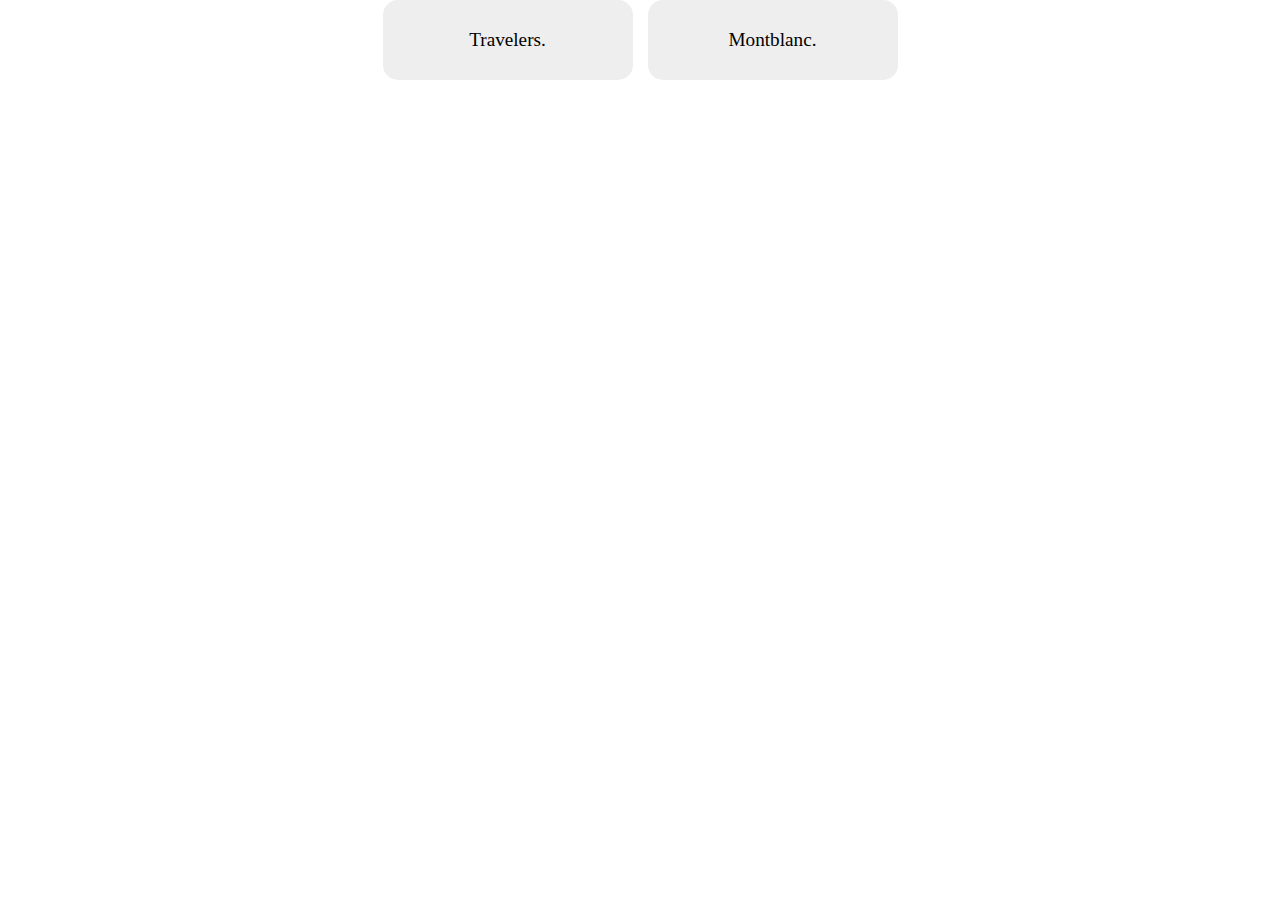
<file: index.html>
<!DOCTYPE html>
<html lang="en">
    <head>
        <meta charset="UTF-8">
        <meta http-equiv="X-UA-Compatible" content="IE=edge">
        <meta name="viewport" content="width=device-width, initial-scale=1.0">
        <title>Liste des sites</title>
        <link rel="stylesheet" href="style.css">
        <script src="app.js" defer></script>
    </head>
    <body>
        <div id="app">

        </div>
        <!--<a href="apps/travelers/index.html">Travelers</a>-->
    </body>
</html>
</file>
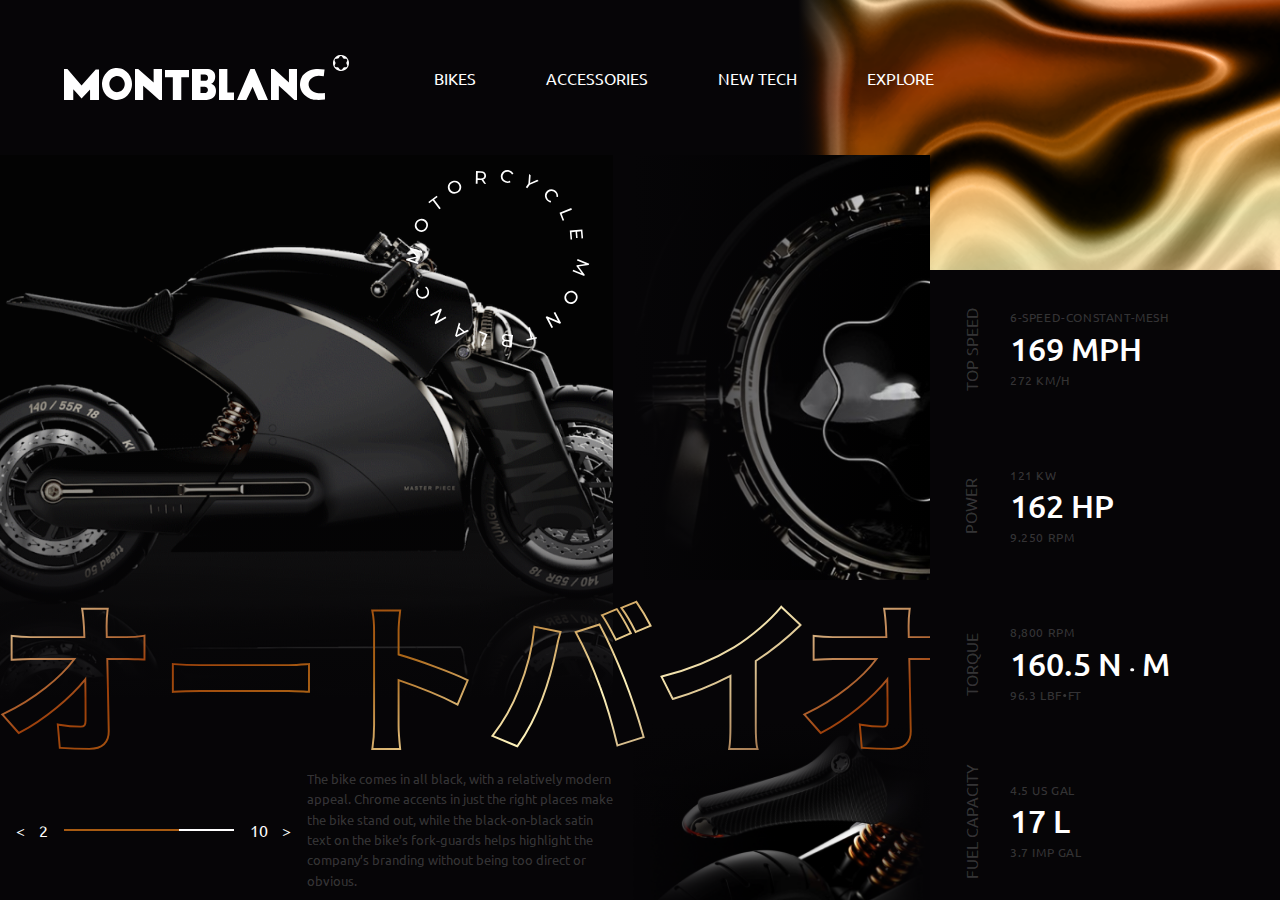
<file: apps/montblanc/index.html>
<!DOCTYPE html>
<html lang="en">
<head>
    <meta charset="UTF-8">
    <meta http-equiv="X-UA-Compatible" content="IE=edge">
    <meta name="viewport" content="width=device-width, initial-scale=1.0">
    <link rel="stylesheet" href="resources/css/style.css">
    <link rel="shortcut icon" href="resources/images/favicon.svg" type="image/x-icon">
    <title>SpeedCoding Integration Montblanc</title>
</head>
<body>
    <div id="app">
        <main>
            <nav>
                <a href="#" class="logo">
                    <img src="resources/images/logo.svg" alt="Logo du site">
                </a>
                <ul>
                    <li><a href="#">Bikes</a></li>
                    <li><a href="#">Accessories</a></li>
                    <li><a href="#">New tech</a></li>
                    <li><a href="#">explore</a></li>
                </ul>
            </nav>
            <section class="sidebar">
                <ul>
                    <li tabindex="0">
                        <div class="left">
                            <span>
                                top speed
                            </span>
                        </div>
                        <div class="right">
                            <span>6-speed-constant-mesh</span>
                            <h1>169 mph</h1>
                            <span>272 km/h</span>
                        </div>
                    </li>
                    <li tabindex="0">
                        <div class="left">
                            <span>
                                power
                            </span>
                        </div>
                        <div class="right">
                            <span>121 kw</span>
                            <h1>162 hp</h1>
                            <span>9.250 rpm</span>
                        </div>
                    </li>
                    <li tabindex="0">
                        <div class="left">
                            <span>
                                torque
                            </span>
                        </div>
                        <div class="right">
                            <span>8,800 rpm</span>
                            <h1>160.5 n <span class="dot"></span> m</h1>
                            <span>96.3 lbf<span class="dot"></span>ft</span>
                        </div>
                    </li>
                    <li tabindex="0">
                        <div class="left">
                            <span>
                                fuel capacity
                            </span>
                        </div>
                        <div class="right">
                            <span>4.5 us gal</span>
                            <h1>17 l</h1>
                            <span>3.7 imp gal</span>
                        </div>
                    </li>
                </ul>
            </section>
            <div class="decoration">
                <img src="resources/images/waves.png" alt="décoration vagues dorée">
            </div>
            <section class="content">
                <div class="infos">
                    <div class="slide">
                        <div class="left">
                            <span tabindex="0"><</span>
                            2
                        </div>
                        <div class="bar"></div>
                        <div class="right">
                            10
                            <span tabindex="0">></span>
                        </div>
                    </div>
                    <div class="text">
                        The bike comes in all black, with a relatively modern appeal. Chrome accents in just the right places make the bike stand out, while the black-on-black satin text on the bike’s fork-guards helps highlight the company’s branding without being too direct or obvious.
                    </div>
                </div>
                <div class="selle">
                    <img src="resources/images/selle.png" alt="">
                </div>
                <div class="roue">
                    <img src="resources/images/roues.png" alt="">
                </div>
                <div class="moto">
                    <img src="resources/images/moto.png" alt="">
                </div>
                <div class="japanese"></div>
                <div class="circle">
                    <svg width="184" height="178" viewBox="0 0 184 178" fill="none" xmlns="http://www.w3.org/2000/svg">
                        <path d="M166.534 101.314L178.2 106.075L178.76 104.709L172.531 96.5541L182.719 95.0489L183.279 93.6831L171.62 88.9052L170.964 90.5041L179.409 93.9647L170.653 95.2982L170.339 96.0643L175.691 103.179L167.19 99.7147L166.534 101.314Z" fill="white"/>
                        <path d="M160.285 122.994C157.694 125.821 157.79 129.766 160.524 132.271C163.258 134.776 167.196 134.528 169.787 131.701C172.401 128.848 172.292 124.891 169.572 122.398C166.851 119.905 162.899 120.141 160.285 122.994ZM161.466 124.076C163.375 121.993 166.299 121.84 168.356 123.725C170.413 125.61 170.515 128.535 168.605 130.619C166.721 132.676 163.797 132.829 161.74 130.944C159.683 129.059 159.581 126.133 161.466 124.076Z" fill="white"/>
                        <path d="M147.077 157.237L142.722 148.911L153.776 153.733L155.084 153.049L149.244 141.884L147.649 142.718L152.004 151.044L140.95 146.222L139.642 146.906L145.482 158.071L147.077 157.237Z" fill="white"/>
                        <path d="M124.019 157.197L122.276 157.571L124.591 168.359L120.368 169.266L120.696 170.797L130.886 168.61L130.558 167.079L126.334 167.985L124.019 157.197Z" fill="white"/>
                        <path d="M97.865 170.343C96.8228 170.704 96.0088 171.564 95.8405 172.922C95.5903 174.94 97.0474 176.354 99.9234 176.711L105.533 177.406L107.082 164.901L101.116 164.162C97.9542 163.77 96.1759 164.801 95.9102 166.945C95.7043 168.606 96.5025 169.775 97.865 170.343ZM100.264 175.284C98.4415 175.058 97.4895 174.251 97.6534 172.929C97.8172 171.607 98.9374 171.056 100.759 171.282L104.421 171.736L103.926 175.737L100.264 175.284ZM101.008 165.618L105.117 166.127L104.601 170.289L100.492 169.78C98.5094 169.534 97.5173 168.758 97.6967 167.311C97.876 165.864 99.0253 165.372 101.008 165.618Z" fill="white"/>
                        <path d="M81.6043 164.363L73.6385 161.064L73.0393 162.511L79.342 165.121L75.1198 175.315L76.7828 176.004L81.6043 164.363Z" fill="white"/>
                        <path d="M54.2994 153.733L52.8561 152.513L49.093 165.831L50.4539 166.981L62.9459 161.043L61.53 159.846L58.4379 161.356L53.3243 157.034L54.2994 153.733ZM57.0272 162.049L50.9656 165.01L52.8758 158.54L57.0272 162.049Z" fill="white"/>
                        <path d="M24.9755 146.352L33.1349 141.693L28.7244 152.917L29.4563 154.199L40.398 147.951L39.5054 146.387L31.346 151.047L35.7566 139.822L35.0246 138.541L24.0829 144.789L24.9755 146.352Z" fill="white"/>
                        <path d="M22.9125 120.713C22.5081 118.793 21.4901 117.278 19.9845 116.418L19.116 117.797C20.3203 118.536 21.0407 119.599 21.3263 120.955C21.9124 123.738 20.3384 126.222 17.6083 126.797C14.8782 127.371 12.4363 125.734 11.8502 122.951C11.5645 121.594 11.7777 120.335 12.5813 119.173L11.2306 118.262C10.1998 119.656 9.89676 121.449 10.2974 123.351C11.0875 127.103 14.3332 129.326 17.9793 128.558C21.6253 127.79 23.6989 124.447 22.9125 120.713Z" fill="white"/>
                        <path d="M16.0906 81.2537L4.08589 77.4266L3.63557 78.8322L10.4877 86.471L0.450327 88.7745L0 90.1801L11.9992 94.0243L12.5265 92.3787L3.83557 89.5944L12.4588 87.5751L12.7114 86.7865L6.81562 80.1157L15.5634 82.8993L16.0906 81.2537Z" fill="white"/>
                        <path d="M20.5093 59.2695C22.8652 56.2447 22.4543 52.3198 19.5289 50.0413C16.6036 47.7628 12.6975 48.3253 10.3415 51.35C7.96348 54.4032 8.3886 58.3392 11.2998 60.6066C14.2109 62.8741 18.1312 62.3226 20.5093 59.2695ZM19.2454 58.2851C17.5089 60.5146 14.6069 60.901 12.4058 59.1866C10.2047 57.4721 9.86887 54.5639 11.6054 52.3344C13.3198 50.1333 16.2217 49.7469 18.4228 51.4614C20.624 53.1758 20.9598 56.084 19.2454 58.2851Z" fill="white"/>
                        <path d="M33.3391 39.3718L34.7647 38.3026L28.1443 29.4754L31.6004 26.8834L30.6608 25.6306L22.3231 31.8837L23.2627 33.1365L26.7187 30.5446L33.3391 39.3718Z" fill="white"/>
                        <path d="M50.4224 23.3747C54.095 22.2741 56.0339 18.8369 54.9695 15.2849C53.9051 11.733 50.3954 9.92851 46.7228 11.0291C43.0157 12.14 41.0819 15.5945 42.1411 19.1292C43.2004 22.6639 46.7152 24.4856 50.4224 23.3747ZM49.9625 21.8401C47.2554 22.6513 44.6663 21.2851 43.8654 18.6125C43.0645 15.9399 44.4756 13.3749 47.1826 12.5637C49.8552 11.7628 52.4444 13.129 53.2453 15.8016C54.0462 18.4742 52.6351 21.0392 49.9625 21.8401Z" fill="white"/>
                        <path d="M80.1382 13.8892L77.2324 9.60228C79.0082 9.00644 80.0431 7.62216 80.0806 5.67852C80.1334 2.94303 78.1858 1.24913 74.9104 1.18591L69.9973 1.09107L69.7541 13.6887L71.5538 13.7235L71.6278 9.89018L74.7412 9.95027C75.0112 9.95548 75.2815 9.9427 75.5338 9.92956L78.1766 13.8513L80.1382 13.8892ZM74.7168 8.41952L71.6573 8.36046L71.7667 2.69152L74.8262 2.75057C77.1297 2.79504 78.3157 3.84412 78.281 5.64378C78.2462 7.44345 77.0203 8.46398 74.7168 8.41952Z" fill="white"/>
                        <path d="M99.351 12.5929C101.205 13.2336 103.028 13.1397 104.54 12.2909L103.805 10.837C102.551 11.4893 101.269 11.5608 99.9592 11.1081C97.2711 10.1794 95.9507 7.55219 96.8618 4.91514C97.7729 2.2781 100.433 1.02632 103.122 1.95505C104.432 2.40765 105.402 3.23795 105.985 4.52511L107.461 3.83535C106.796 2.23421 105.414 1.05219 103.577 0.41736C99.9529 -0.834656 96.3772 0.80561 95.1604 4.32734C93.9437 7.84908 95.7442 11.3468 99.351 12.5929Z" fill="white"/>
                        <path d="M132.679 10.8972L131.231 9.85954L124.07 12.9008L124.66 5.15319L123.095 4.03163L122.383 13.6183L119.825 17.1888L121.274 18.2265L123.811 14.6853L132.679 10.8972Z" fill="white"/>
                        <path d="M140.383 29.8085C141.56 31.3781 143.122 32.3213 144.85 32.4654L145.055 30.849C143.651 30.6869 142.55 30.0281 141.718 28.9193C140.012 26.6441 140.39 23.7281 142.622 22.0541C144.854 20.3802 147.759 20.8338 149.465 23.109C150.297 24.2178 150.635 25.449 150.398 26.8422L152.007 27.0978C152.353 25.3986 151.87 23.6454 150.704 22.0902C148.403 19.023 144.523 18.3785 141.542 20.6141C138.561 22.8497 138.093 26.7557 140.383 29.8085Z" fill="white"/>
                        <path d="M153.521 42.7178L156.671 50.7439L158.129 50.1718L155.637 43.8213L165.908 39.7905L165.25 38.1149L153.521 42.7178Z" fill="white"/>
                        <path d="M165.493 62.164L169.547 61.8192L170.082 68.1145L171.607 67.9848L171.071 61.6896L174.927 61.3616L175.528 68.4281L177.089 68.2954L176.335 59.4354L163.781 60.5032L164.556 69.6143L166.116 69.4816L165.493 62.164Z" fill="white"/>
                        </svg>
                        
                </div>
            </section>
        </main>
    </div>
</body>
</html>
</file>
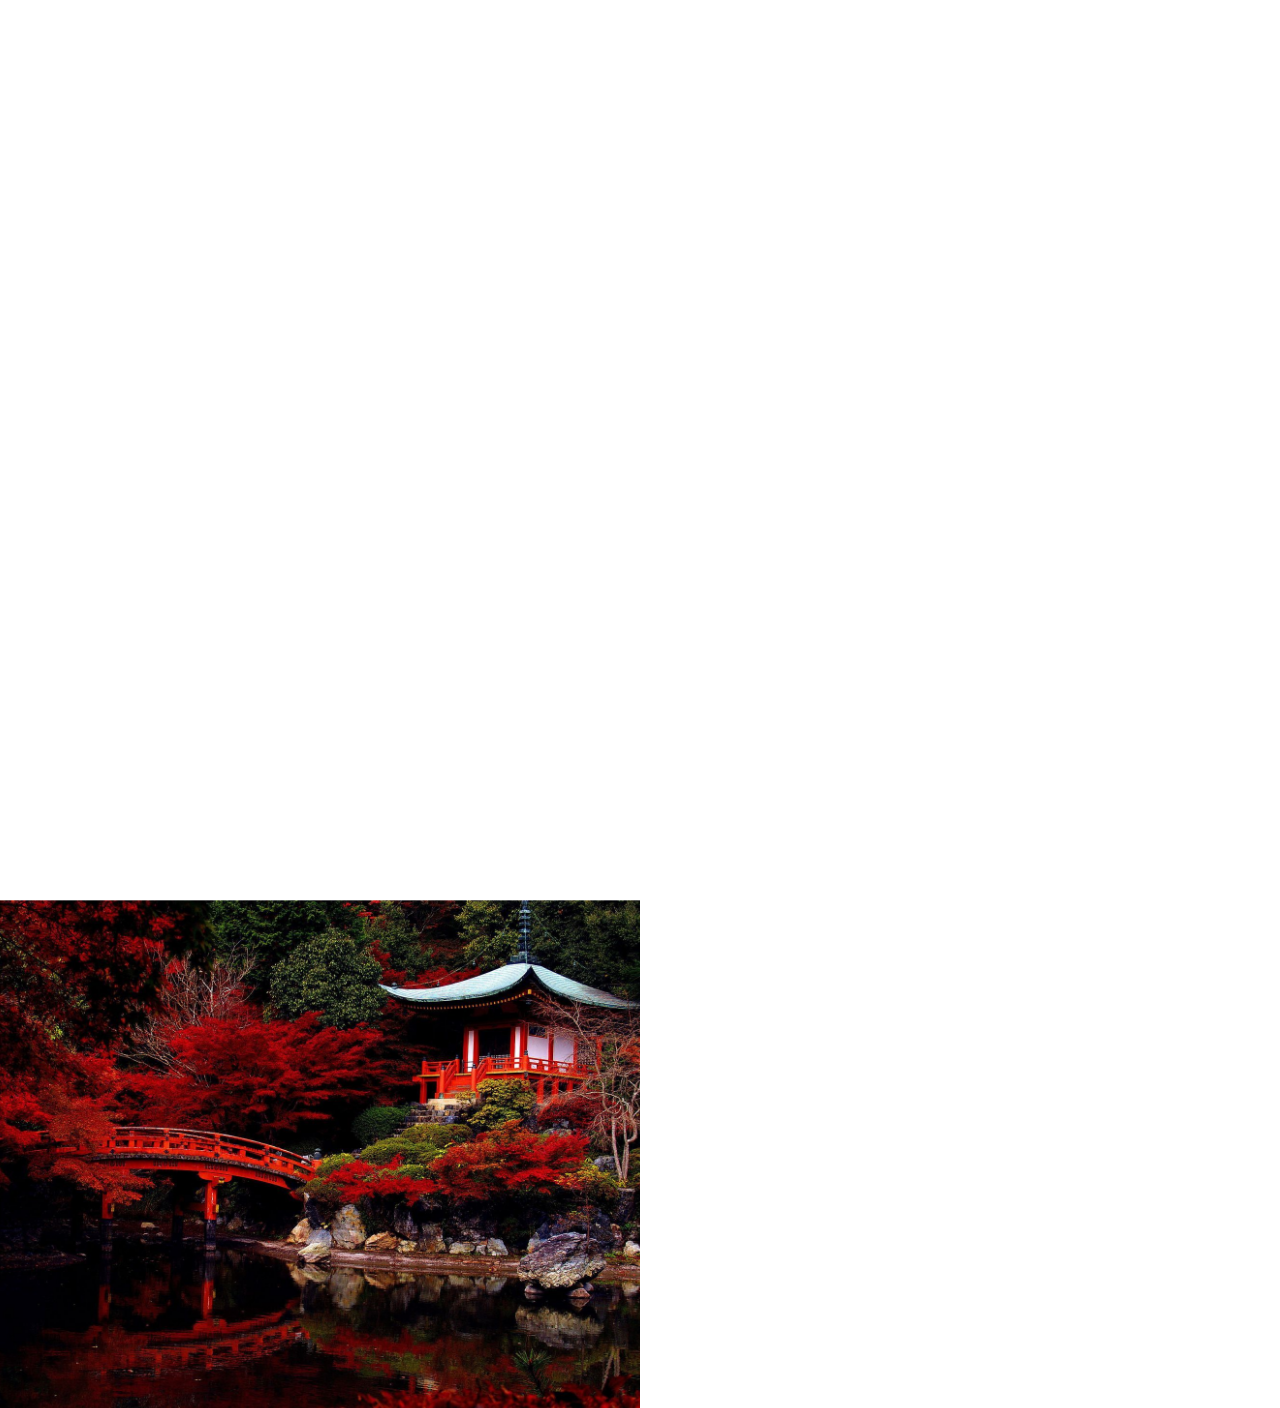
<file: apps/travelers/index.html>
<!DOCTYPE html>
<html lang="en">
<head>
    <meta charset="UTF-8">
    <meta http-equiv="X-UA-Compatible" content="IE=edge">
    <meta name="viewport" content="width=device-width, initial-scale=1.0">
    <link rel="stylesheet" href="resources/css/style.css">
    <link rel="stylesheet" href="https://cdnjs.cloudflare.com/ajax/libs/font-awesome/6.1.1/css/all.min.css">
    <script src="resources/js/app.js" defer></script>
    <title>SpeedCoding Integration Travelers</title>
</head>
<body>
    <header>
        <nav>
            <div class="logo">Travelers.</div>
            <div class="destination">
                <label for="destination">
                    <i class="fa-solid fa-magnifying-glass"></i>
                </label>
                <input type="text" id="destination" placeholder="Destination">
            </div>
            <div class="links">
                <div class="about">
                    <a href="#">About</a>
                </div>
                <div class="contact">
                    <a href="#">Contact</a>
                </div>
            </div>
            <div class="menu">
                <p>Menu</p>
                <div class="icon">
                    <span></span>
                    <span></span>
                </div>
            </div>
        </nav>
    </header>
    <main>
        <section id="landing">
            <div class="header">
                <div id="counter" class="counter">
                    <span>0</span>
                    <span id="positionElement">5</span>
                </div>
                <div class="navigation">
                    <span id="navPrev">PREV</span>
                    <span id="navNext">NEXT</span>
                </div>
            </div>
            <div class="destination-title">
                <p class="cityElement"></p>
            </div>
            <div class="image-wrapper">
                <img id="firstImageElement" src="" alt="" srcset="">
            </div>
            <div class="description">
                <div class="title">
                    <div class="black">
                        <p>Travel Guide</p>
                        <div class="icon">
                            <i class="fa-solid fa-compass"></i>
                        </div>
                    </div>
                    <div class="gray">
                        <span></span>
                        <p class="countryElement"></p>
                    </div>
                </div>
                <div class="inner">
                    <p id="firstDescriptionElement"></p>
                </div>
                <div id="discover" class="button">
                    <p>discover</p>
                    <span></span>
                </div>
            </div>
            <div class="socials">
                <span></span>
                <a href="#">
                    <i class="fa-brands fa-facebook-f"></i>
                    <span class="invisible">Facebook</span>
                </a>
                <a href="#">
                    <i class="fa-brands fa-twitter"></i>
                    <span class="invisible">Twitter</span>
                </a>
                <a href="#">
                    <i class="fa-brands fa-pinterest-p"></i>
                    <span class="invisible">Pinterest</span>
                </a>
            </div>
        </section>
        <section id="details" class="closed">
            <div class="image">
                <img id="secondImageElement" src="" alt="">
            </div>
            <div class="infos">
                <div id="close" class="cross">
                    <i class="fa-solid fa-xmark"></i>
                </div>
                <div class="top">
                    <p>Travel Guide</p>
                    <div class="icon">
                        <i class="fa-solid fa-compass"></i>
                    </div>
                </div>
                <div class="title-wrapper">
                    <h1 class="cityElement"></h1>
                    <span class="countryElement"></span>
                </div>
                <div id="secondDescriptionElement" class="description">
                    
                </div>
                <div class="stats">
                    <div id="area">
                        <p>Area:</p>
                        <span id="statsAreaElement"></span>
                    </div>
                    <div id="length">
                        <p>Max length:</p>
                        <span id="statslengthElement"></span>
                    </div>
                </div>
                <div class="buttons">
                    <div class="button hotel">
                        <p>
                            <span>Find</span>
                            <span>Hotels</span>
                        </p>
                        <span class="decoration"></span>
                    </div>
                    <div class="button flight">
                        <p>
                            <span>Find</span>
                            <span>Flights</span>
                        </p>
                    </div>
                </div>
                <div class="indicator">
                    <div class="min">01</div>
                    <span></span>
                    <div class="max">05</div>
                </div>
                <div class="navigation">
                    <div class="top"><i class="fa-solid fa-angle-up"></i></div>
                    <div class="bot"><i class="fa-solid fa-angle-down"></i></div>
                </div>
            </div>
            <div class="social-line">
                <a href="#">Facebook</a>
                <a href="#">Instagram</a>
            </div>
        </section>
    </main>
</body>
</html>
</file>
<file: style.css>
* {
    margin: 0;
    padding: 0;
    box-sizing: border-box;
}
#app {
    display: grid;
    flex-direction: column;
    grid-template-columns: repeat(auto-fit, 250px);
    justify-content: center;
    gap: 15px;
}
.card {
    height: 80px;
    width: 250px;
    background-color: #eee;
    border-radius: 15px;
    cursor: pointer;
    color: #000;
    text-decoration: none;
    font-size: 1.2rem;
    display: flex;
    align-items: center;
    justify-content: center;
}
</file>
<file: apps/montblanc/resources/css/style.css>
/*
*  Import all files 
*/

@import url("fonts.css");
@import url("variables.css");
@import url("reset.css");
@import url("media_queries.css");
 
/*
*  Your CSS
*/
img {
    user-select: none;
}
main {
    color: #fff;
    background: #060507;
    height: 100vh;
}
nav {
    display: flex;
    padding: 55px 64px;
    gap: 80px;
}
nav .logo {
    height: 45px;
    user-select: none;
}
nav .logo img {
    object-fit: cover;
}
nav ul {
    display: flex;
    gap: 60px;
}
nav ul li {
    display: flex;
    align-items: center;
    justify-content: center;
    white-space: nowrap;
    text-transform: uppercase;
}
nav li a {
    color: #fff;
    text-decoration: none;
    position: relative;
    padding: 2px 5px;
    display: flex;
    align-items: center;
    justify-content: center;
    z-index: 2;
}
nav li a::after {  
    content: "";
    position: absolute;
    height: 100%;
    width: 100%;
    left: 0;
    border-bottom: 1px solid #fff;
    transform-origin: center;
    transform: scaleX(0);
    transition: transform .2s;
}
nav li a:hover::after {
    transform: scaleX(1);
}

section.sidebar {
    background-color: #060507;
    position: absolute;
    bottom: 0;
    right: 0;
    width: 350px;
    height: 70vh;
    z-index: 2;
}
section.sidebar ul {
    display: flex;
    flex-direction: column;
    height: 100%;
    gap: 80px;
    padding: 40px 0;
}
section.sidebar ul li {
    list-style-type: none;
    display: flex;
    align-items: center;
    flex-direction: row;
    height: 100%;
    text-transform: uppercase;
}
section.sidebar .left {
    height: 100%;
    max-width: 80px;
    width: 100%;
    display: flex;
    align-items: center;
    justify-content: center;
    white-space: nowrap;
}
section.sidebar .left span {
    display: block;
    transform: rotate(-90deg);
    color: rgba(255, 255, 255, 0.2);
}
section.sidebar .right {
    display: flex;
    flex-direction: column;
    justify-content: space-between;
    height: 100%;
    width: 100%;
}
section.sidebar .right h1 {
    font-size: 32px;
    font-weight: 500;
    line-height: 42px;
    letter-spacing: 0em;
    text-align: left;

}
section.sidebar .right span {
    font-size: 12px;
    font-weight: 400;
    line-height: 15px;
    letter-spacing: 0.05em;
    text-align: left;
    color: rgba(255, 255, 255, 0.2);
}
section.sidebar .right span.dot {
    position: relative;
    display: inline-block;
    align-items: center;
    justify-content: center;
    width: 0.5em;
    height: 1em;
}
section.sidebar .right span.dot::after {
    position: absolute;
    content: '';
    background-color: #fff;
    height: 30%;
    top: 50%;
    left: 50%;
    aspect-ratio: 1;
    border-radius: 50%;
    transform: translate(-50%, -50%);
}
section.sidebar .right span span.dot::after {
    background-color: rgba(255, 255, 255, 0.2);
    transform: translate(-50%, 0%);
}
.decoration {
    position: absolute;
    right: 0;
    top: 0;
    height: 30vh;
}
.decoration::after {
    content: '';
    left: 0;
    position: absolute;
    width: 100%;
    height: 100%;
    background: linear-gradient(90deg, #060507 0%, rgba(255,255,255,0) 13%);
}
.decoration img {
    object-fit: cover;
    height: 120%;
}
.content {
    position: absolute;
    width: calc(100vw - 350px);
    height: calc(100vh - 155px);
    display: grid;
    grid-template-columns: repeat(3, 1fr);
    grid-template-rows: calc(100% - 320px) 100px 220px;
    gap: 20px;
    overflow: hidden;
}
.infos {
    z-index: 2;
    
    grid-row: 3;
    grid-column: 1/3;
    display: flex;

}
.infos .slide {
    display: flex;
    align-items: center;
    justify-content: center;
    height: 100%;
    width: 50%;
    gap: 1rem
}
.infos .slide span {
    padding: 0 10px;
    cursor: pointer;
}
.infos .slide .bar {
    position: relative;
    background-color: #fff;
    height: 2px;
    width: 170px;
}
.infos .slide .bar::after {
    content: '';
    position: absolute;
    height: 100%;
    width: 68%;
    background-color: #A75B12;
}
.infos .text {
    height: 100%;
    width: 50%;
    display: flex;
    align-items: center;
    justify-content: center;
    font-size: .8rem;
    color: rgba(255, 255, 255, 0.2);
    line-height: 1.6;
}
.selle {
    position: relative;
    display: block;
    grid-row: 3;
    grid-column: 3/4;
    width: 100%;
    object-fit: cover;
}

.selle::after {
    left: 0;
    content: '';
    position: absolute;
    height: 100%;
    width: 100%;
    background: linear-gradient(180deg, #060507 0%, rgba(255,255,255,0) 50%);
    z-index: 2;
}
.roue {
    position: relative;
    display: block;
    grid-row: 1/2;
    grid-column: 3/4;
    width: 100%;
    height: 100%;
    object-fit: cover;
}
.roue::after {
    left: 0;
    content: '';
    position: absolute;
    height: 100%;
    width: 100%;
    background: linear-gradient(90deg, #060507 0%, rgba(255,255,255,0) 100%);
    z-index: 2;
}

.moto {
    position: relative;
    display: block;
    grid-row: 1/3;
    grid-column: 1/3;
    width: 100%;
    height: 100%;
}

.moto::after {
    left: 0;
    content: '';
    position: absolute;
    height: 100%;
    width: 100%;
    background: linear-gradient(0deg, #060507 0%, rgba(255,255,255,0) 50%);
    z-index: 2;
}
.roue img {
    object-fit: cover;
    height: 100%;
    width: 100%;
}
.selle img {
    object-fit: cover;
    height: 100%;
    width: 100%;
}
.moto img {
    object-fit: cover;
    width: 100%;
    height: 100%;
}
.japanese {
    position: absolute;
    grid-row: 2;
    height: 150px;
    width: 100%;
    z-index: 2;
    background-image: url('../images/japanese.svg');
    background-size: contain;
}
.circle {
    position: absolute;
    top: 0;
    right: 35%;
    border-radius: 5000px;
    padding: 15px;
    cursor: pointer;
    z-index: 5;
}
.circle svg {
    animation: rotate 25s linear infinite;
}
@keyframes rotate {
    to {
        transform: rotateZ(360deg);
    }
}
</file>
<file: apps/travelers/resources/css/style.css>
/*
*  Import all files 
*/

@import url(fonts.css);
@import url(variables.css);
@import url(reset.css);
@import url(media_queries.css);
@import url(keyframes.css);

/*
*  Your CSS
*/
body {
    display: flex;
    flex-direction: column;
    min-height: 100vh;
    max-height: 100vh;
    overflow: hidden;
}
header {
    height: 100px;
}


/* Navbar */
nav {
    display: flex;
    padding: 40px 60px;
    justify-content: space-between;
    
    transform: translateY(-100%);
    animation: navApparition .5s 2.5s forwards;
}
nav .links {
    display: flex;
    gap: 40px;
}
nav .links a {
    position: relative;
}
nav .links a::after {
    content: '';
    position: absolute;
    left: 0;
    bottom: -2px;
    height: 1px;
    width: 100%;
    transform: scaleX(0);
    background-color: var(--black);
    transition: transform .2s;
    transform-origin: left;
}
nav .links a:hover::after {
    transform: scaleX(1);
}
nav .destination {
    position: relative;
    display: flex;
    flex-direction: row-reverse;
    gap: 20px;
}
nav .destination::after {
    z-index: -1;
    background-color: rgba(0, 0, 0, 0.02);
    content: '';
    height: calc(100% + 25px);
    width: calc(100% + 50px);
    border-radius: 25px;
    position: absolute;
    opacity: 0;
    transition: opacity .2s;
}
nav .destination:hover::after {
    opacity: 1;
}
nav .destination input {
    border: none;
    background-color: transparent;
}
nav .destination input:focus {
    outline: none;
}
nav .destination input::placeholder {
    color: var(--black)
}
nav .destination label {
    display: flex;
    align-items: center;
    justify-content: center;
}
nav *:not(.logo) {
    font-size: .9rem;
    text-decoration: none;
}
nav > div {
    display: flex;
    align-items: center;
    justify-content: center;
    height: 20px;
}
nav .logo {
    font-size: 1.2rem;
    font-weight: 800;
}
nav .menu {
    display: flex;
    align-items: center;
    gap: 25px;
    cursor: pointer;
}
nav .menu .icon {
    display: flex;
    flex-direction: column;
    gap: 8px;
    align-items: center;
    justify-content: center;
    width: 35px;
    transition: padding .1s;
}
nav .menu .icon span {
    display: flex;
    height: 2px;
    width: 25px;
    background-color: var(--black);
}
nav .menu .icon span:nth-child(1) {
    margin: 0 auto 0 0
}
nav .menu .icon span:nth-child(2) {
    margin: 0 0 0 auto
}

nav .menu:hover .icon {
    padding: 0 5px;
}


/* Main */
#landing {
    display: grid;
    grid-template-areas: 
    "a a a a a a"
    "b b b b b b"
    "c c c d d d";
    grid-template-rows: 50px calc((100% / 3) - 25px) calc(2 * ((100% / 3)) - 25px);
    grid-template-columns: repeat(6, 1fr);
    height: calc(100vh - 100px);
    width: 100%;
}
#landing .header {
    grid-area: a;
    display: flex;
}
#landing .header .counter {
    padding: 0 60px;
    display: flex;
    font-weight: bolder;
    font-size: 5rem;
    font-family: 'Open Sans', sans-serif;
}
#landing .header .counter span {
    opacity: 0;
    animation: fadeIn .5s 1.5s forwards;
}
#landing .header .counter span:nth-child(2) {
    position: relative;
    z-index: 2;
}
#landing .header .navigation {
    margin-left: 70px;
    display: flex;
    gap: 25px;
    align-items: center;
    justify-content: center;
    font-size: .7rem;
}
#landing .header .navigation span {
    background-color: var(--black);
    color: #fff;
    cursor: pointer;
    user-select: none;
    opacity: 0;
    animation: fadeIn .5s 2s forwards;
}
#landing .destination-title {
    z-index: 1;
    grid-area: b;
    display: flex;
    align-items: center;
    font-size: 8rem;
    background-color: #fff;
    justify-content: center;
    opacity: 0;
    animation: fadeInRight 1s .5s forwards;
}
#landing .destination-title p {
    font-family: 'Cormorant Garamond', serif;
    font-weight: bold;
    letter-spacing: 1rem;
    transform: translateX(100px);
}
#landing .image-wrapper {
    grid-area: c;
}
#landing .image-wrapper img {
    object-fit: cover;
    width: 100%;
    height: 100%;
    transform: translateY(100%);
    animation: imageApparition .5s forwards;
}
#landing .description {
    position: relative;
    grid-area: d;
    display: flex;
    flex-direction: column;
    padding: 25px 50px;
    max-width: 500px;
    gap: 100px;
}
#landing .description .title {
    display: flex;
    gap: 20px;
    opacity: 0;
    animation: fadeIn .5s 1.5s forwards;
}
#landing .description .title .black {
    display: flex;
    align-items: center;
    justify-content: center;
    gap: 10px;
}
#landing .description .title .black p {
    font-weight: 600;
    font-size: .8rem;
    letter-spacing: .05rem;
    color: var(--black);
}
#landing .description .title .black .icon {
    color: var(--black);
}
#landing .description .title .gray {
    display: flex;
    align-items: center;
    justify-content: center;
    gap: 10px;
}
#landing .description .title .gray p {
    color: rgb(174, 174, 174);
    font-weight: 600;
    font-size: .8rem;
    letter-spacing: .05rem;
}
#landing .description .title .gray span {
    background-color: rgb(174, 174, 174);
    height: 1px;
    width: 40px;
}
#landing .description .inner  p {
    color: rgb(174, 174, 174);
    line-height: 1.5rem;
    font-size: .9rem;
    opacity: 0;
    animation: fadeIn .5s 2s forwards;
}

#landing .description .button {
    position: absolute;
    bottom: 0;
    left: 0;
    opacity: 0;
    animation: buttonApparition .5s .4s forwards;
    box-shadow: 0 0 25px rgba(0, 0, 0, 0.3);
    background-color: var(--black);
    display: flex;
    align-items: center;
    justify-content: center;
    width: 220px;
    height: 80px;
    gap: 35px;
    cursor: pointer;
}
#landing .description .button p {
    color: #fff;
    text-transform: uppercase;
    font-size: .8rem;
}
#landing .description .button span {
    background-color: rgba(255, 255, 255, 0.5);
    height: 1px;
    width: 40px;
}
.socials {
    position: absolute;
    bottom: 0;
    right: 0;
    display: flex;
    align-items: center;
    flex-direction: column-reverse;
    justify-content: space-between;
    padding: 15px;
    height: 160px;
    width: 80px;
    transform: translateX(-40%);
}
.socials span {
    background-color: var(--black); 
    height: 0;
    width: 1px;
    animation: socialApparition-span .5s 3s forwards;
}
.socials a {
    opacity: 0;
    animation: socialApparition-icon .5s forwards;
}
.socials a:nth-child(4) {
    animation-delay: 3.9s;
}
.socials a:nth-child(3) {
    animation-delay: 3.7s;
}
.socials a:nth-child(2) {
    animation-delay: 3.5s;
}
.invisible {
    display: none;
}


#details {
    padding: 0 100px;
    z-index: 5;
    height: 100vh;
    width: 100vw;
    position: absolute;
    top: 100px;
    height: calc(100vh - 100px);
    display: grid;
    grid-template-areas: 
    "a b b"
    "c c c";
    grid-template-rows: auto 100px;
    grid-template-columns: 40% 60%;
    background-color: #fff;
    transition: transform .5s;
    opacity: 0;
    animation: fadeIn .5s 1s forwards;
}
#details.closed {
    transform: translateX(100%);
}
#details .image {
    overflow: hidden;
    height: 100%;
    grid-area: a;
}
#details .image img {
    object-fit: cover;
    height: 100%;
    width: 100%;
}
#details .infos {
    padding: 0 50px;
    grid-area: b;
    display: grid;
    grid-template-areas: 
    "a a a a close"
    ". . . . ."
    "b b b b m"
    "c c c c m"
    "d d d d ."
    "e e e e i";
    grid-template-columns: repeat(5, 1fr);
    grid-template-rows: 10% 10% 30% 20% 15% 15%;
}
#details .infos .top {
    grid-area: a;
    display: flex;
    align-items: center;
    gap: 5px;
}
#details .infos .top p {
    font-size: .8rem;
    font-weight: 800;
}
#details .infos .top .icon i {
    color: rgb(174, 174, 174);
}
#details .infos .top .cross {
    margin: 0 0 0 auto
}
#details .infos #close {
    grid-area: close;
    display: flex;
    align-items: center;
    justify-content: center;
}
#details .infos #close i {
    cursor: pointer;
}
#details .infos .title-wrapper {
    grid-area: b;
}
#details .infos .title-wrapper h1 {
    font-family: 'Cormorant Garamond', serif;
    font-weight: bold;
    font-size: 7vw;
    
}
#details .infos .title-wrapper span {
    color: rgb(174, 174, 174);
    position: relative;
    top: -25px;
    left: 8px;
}
#details .infos .description {
    grid-area: c;
    color: rgb(174, 174, 174);
}
#details .infos .stats {
    grid-area: d;
    display: flex;
    align-items: center;
    gap: 25px;
}
#details .infos .stats div {
    display: flex;
    font-size: .8rem;
    gap: 5px;
}
#details .infos .stats div p {
    color: rgb(174, 174, 174);
}
#details .infos .stats div span {
    font-weight: bold;
}
#details .infos .buttons {
    grid-area: e;
    display: flex;
    flex-direction: row;
    gap: 50px;
}
#details .infos .buttons .button {
    position: relative;
    background-color: #3d43a1;
    padding: 0 25px;
    border-radius: 5px;
    height: 100%;
    width: 50%;
    display: flex;
    flex-direction: column;
    justify-content: center;
    box-shadow: 0 0 15px rgba(0, 0, 0, 0.2);
    cursor: pointer;
}
#details .infos .buttons .button .decoration {
    position: absolute;
    right: 50px;
    height: 1px;
    width: 35px;
    background-color: #fff;
}
#details .infos .buttons .button:nth-child(2) {
    background-color: #ee5d3e;
}
#details .infos .buttons .button span {
    display: block;
    color: #fff;
}
#details .infos .indicator {
    grid-area: m;
    display: flex;
    flex-direction: column;
    align-items: center;
    justify-content: center;
    gap: 10px;
}
#details .infos .indicator span {
    background-color: rgb(174, 174, 174);
    width: 2px;
    height: 50px;
}
#details .infos .indicator div {
    font-weight: bold;
    transform: rotateZ(-90deg);
}
#details .infos .navigation {
    grid-area: i;
    display: flex;
    align-items: center;
    justify-content: center;
    flex-direction: column;
    gap: 15px;
    font-size: 1.5rem;
}
#details .social-line {
    grid-area: c;
    display: flex;
    align-items: center;
    gap: 50px;
}
#details .social-line a {
    color: var(--black);
    text-decoration: none;
}
</file>
